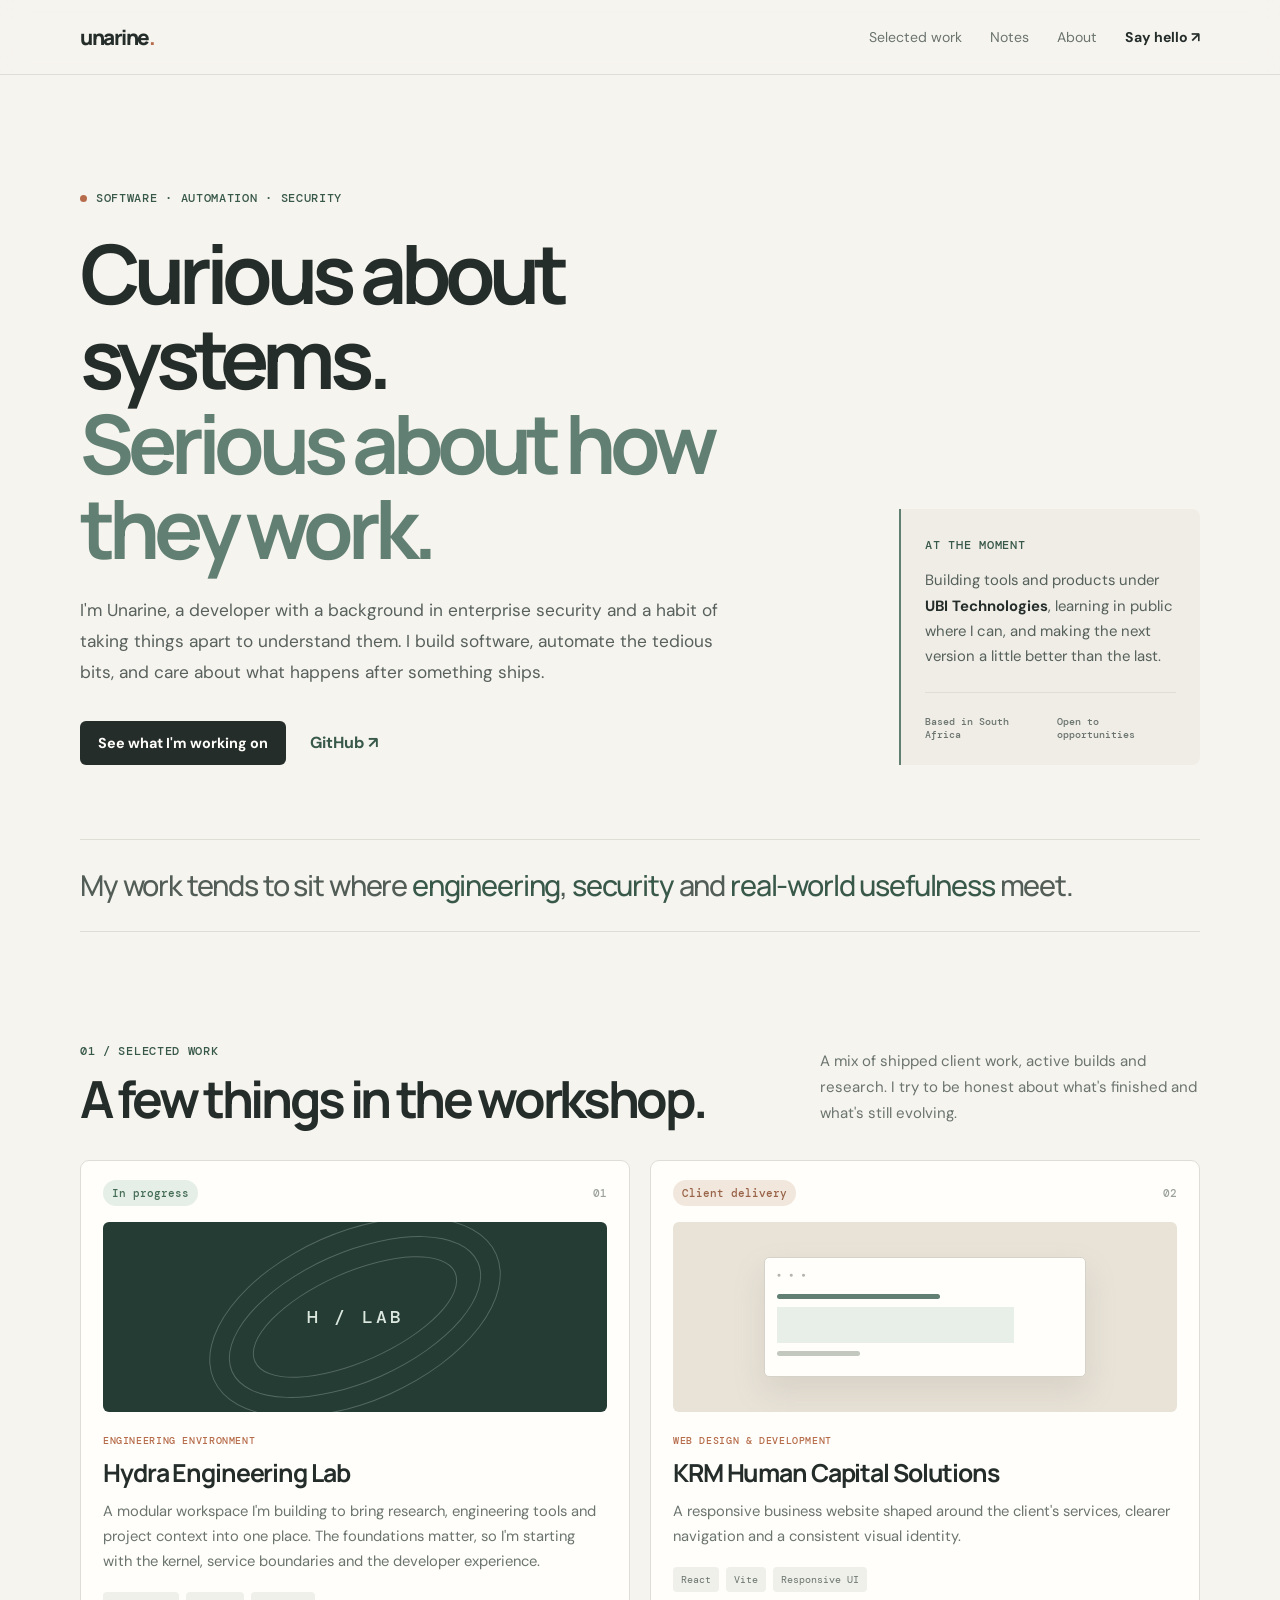
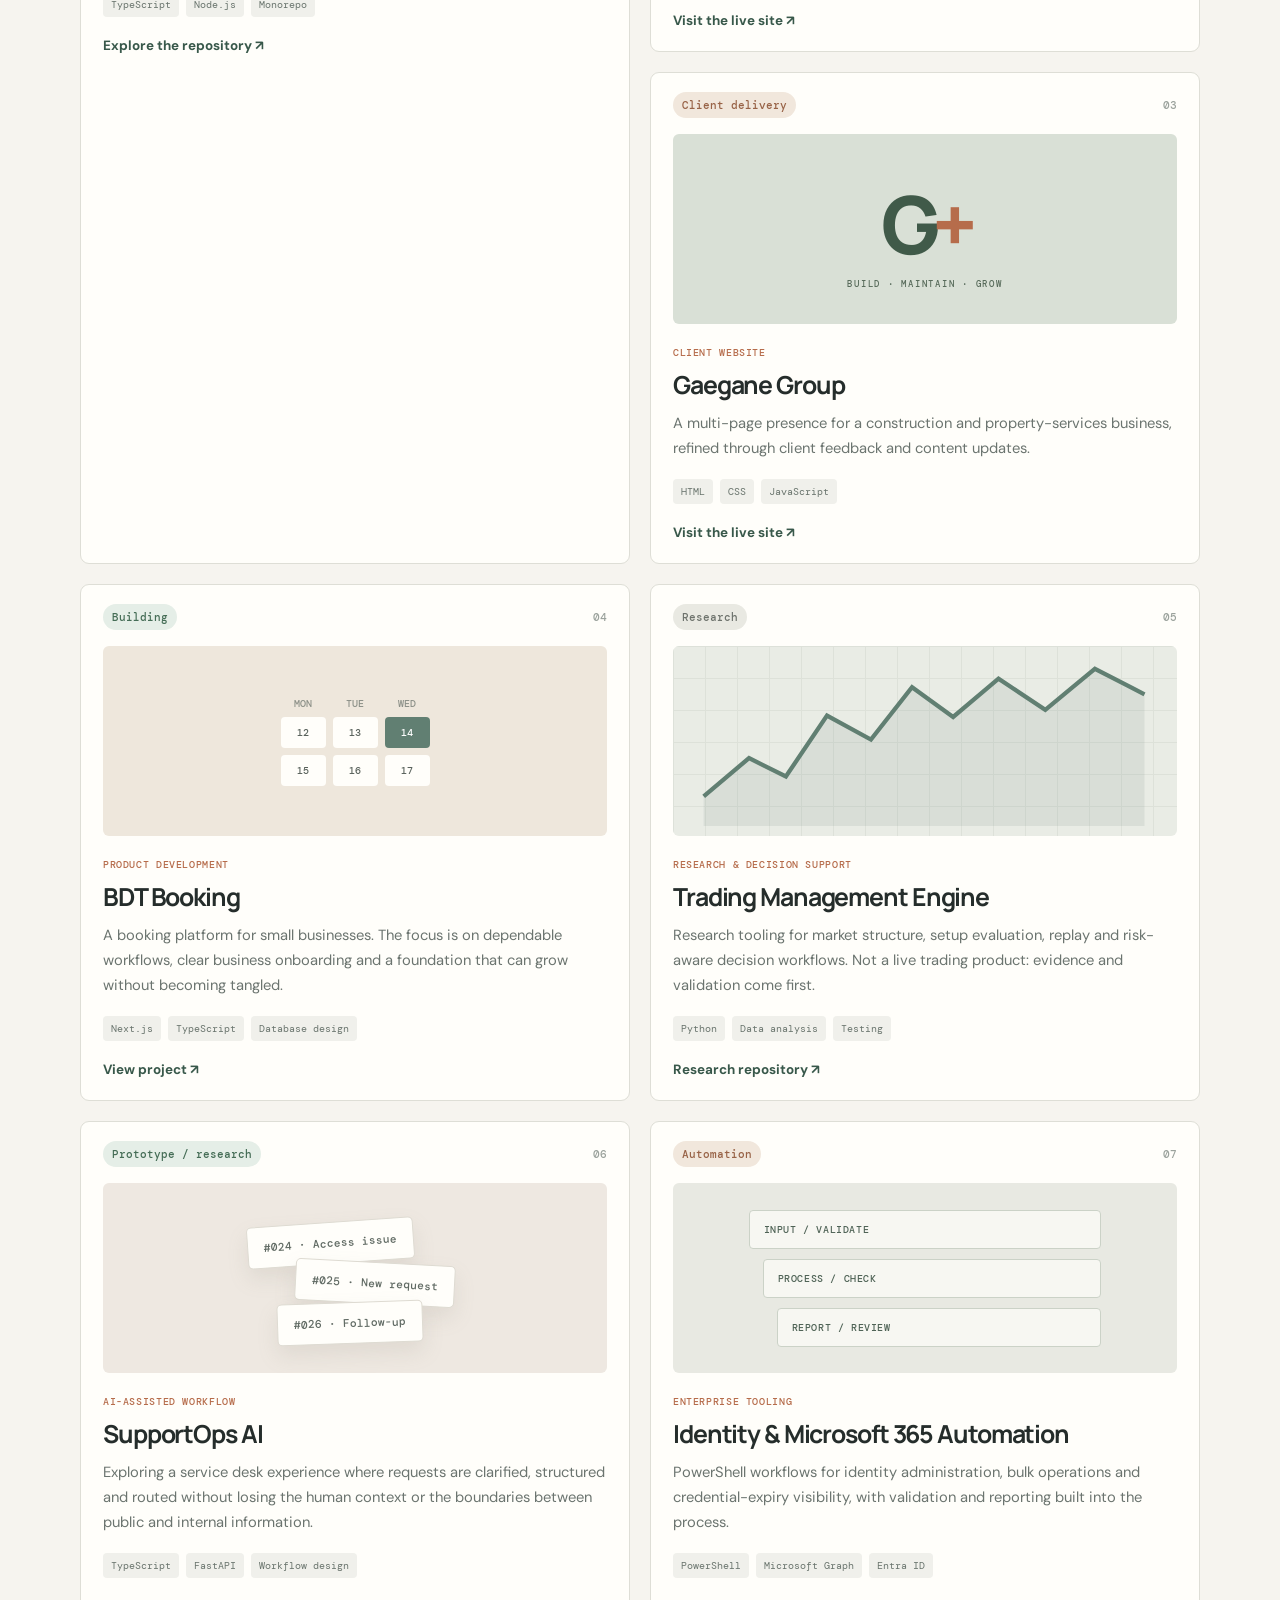
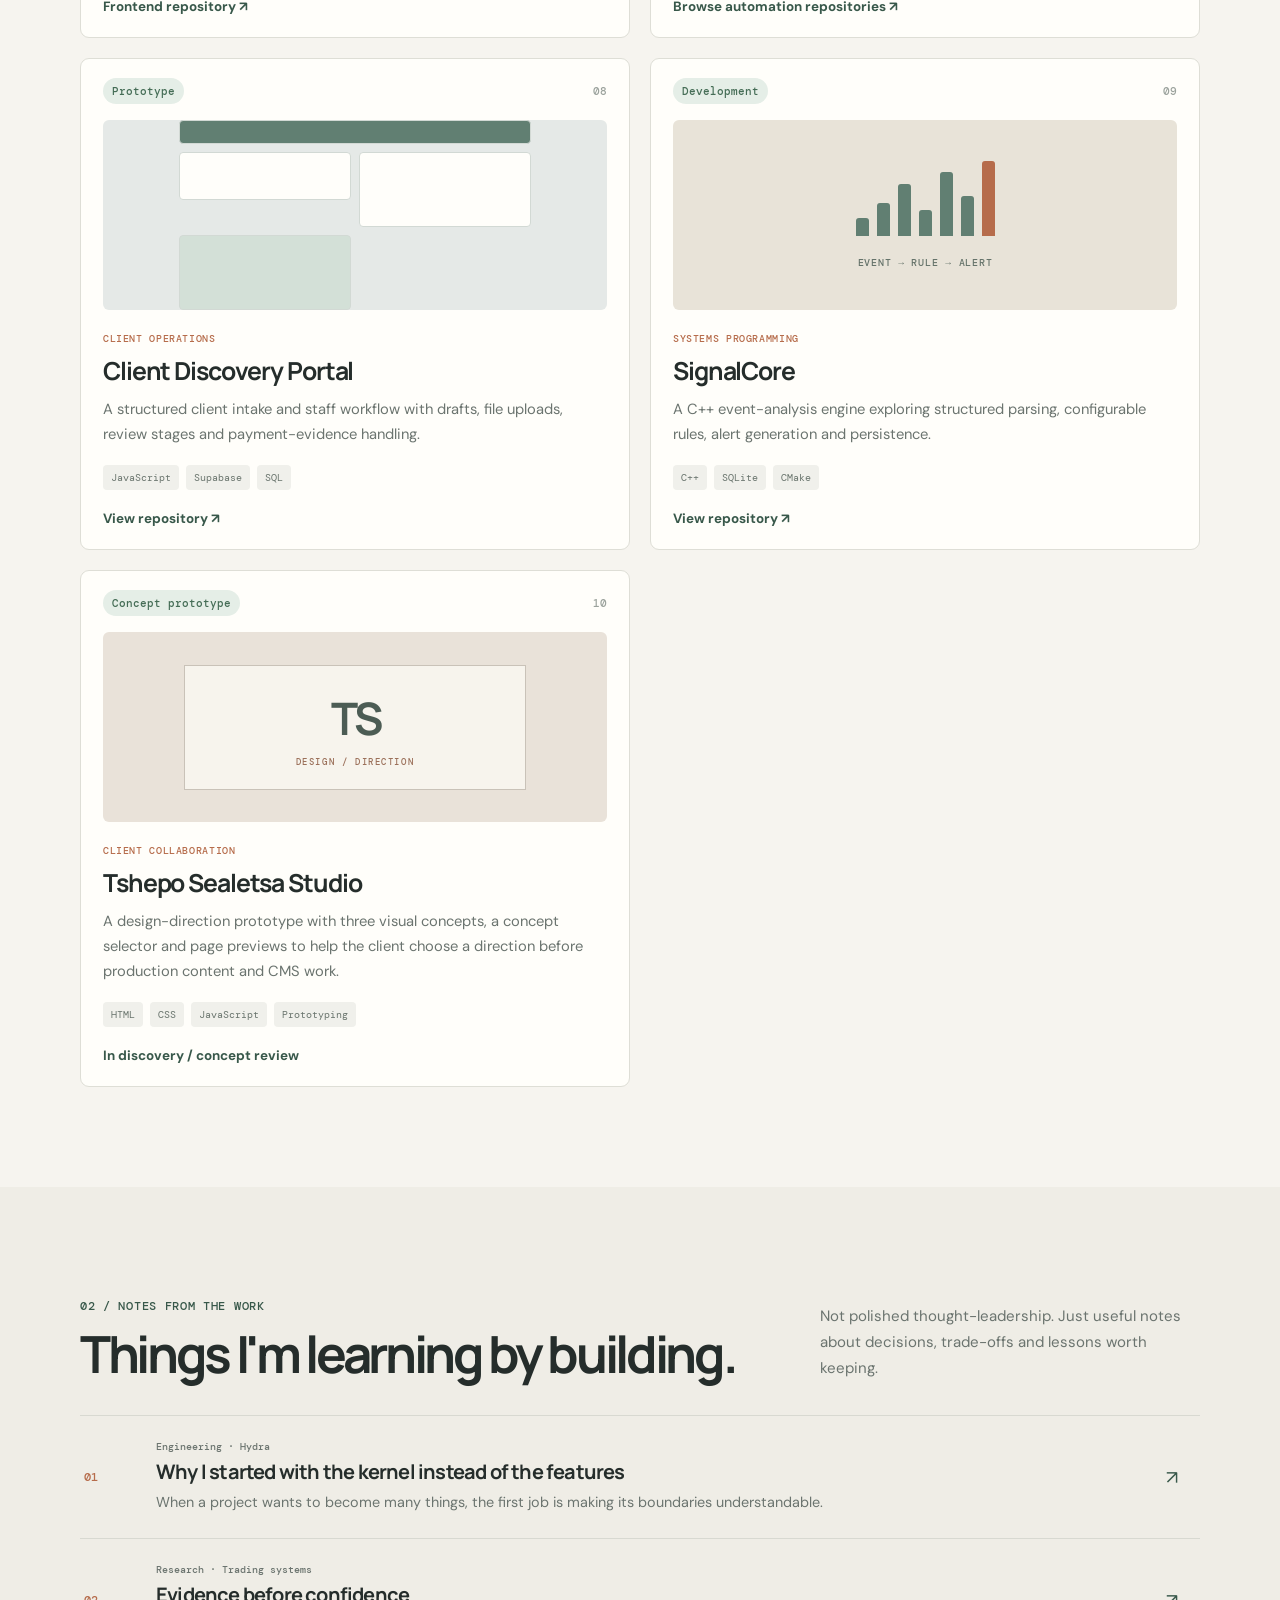
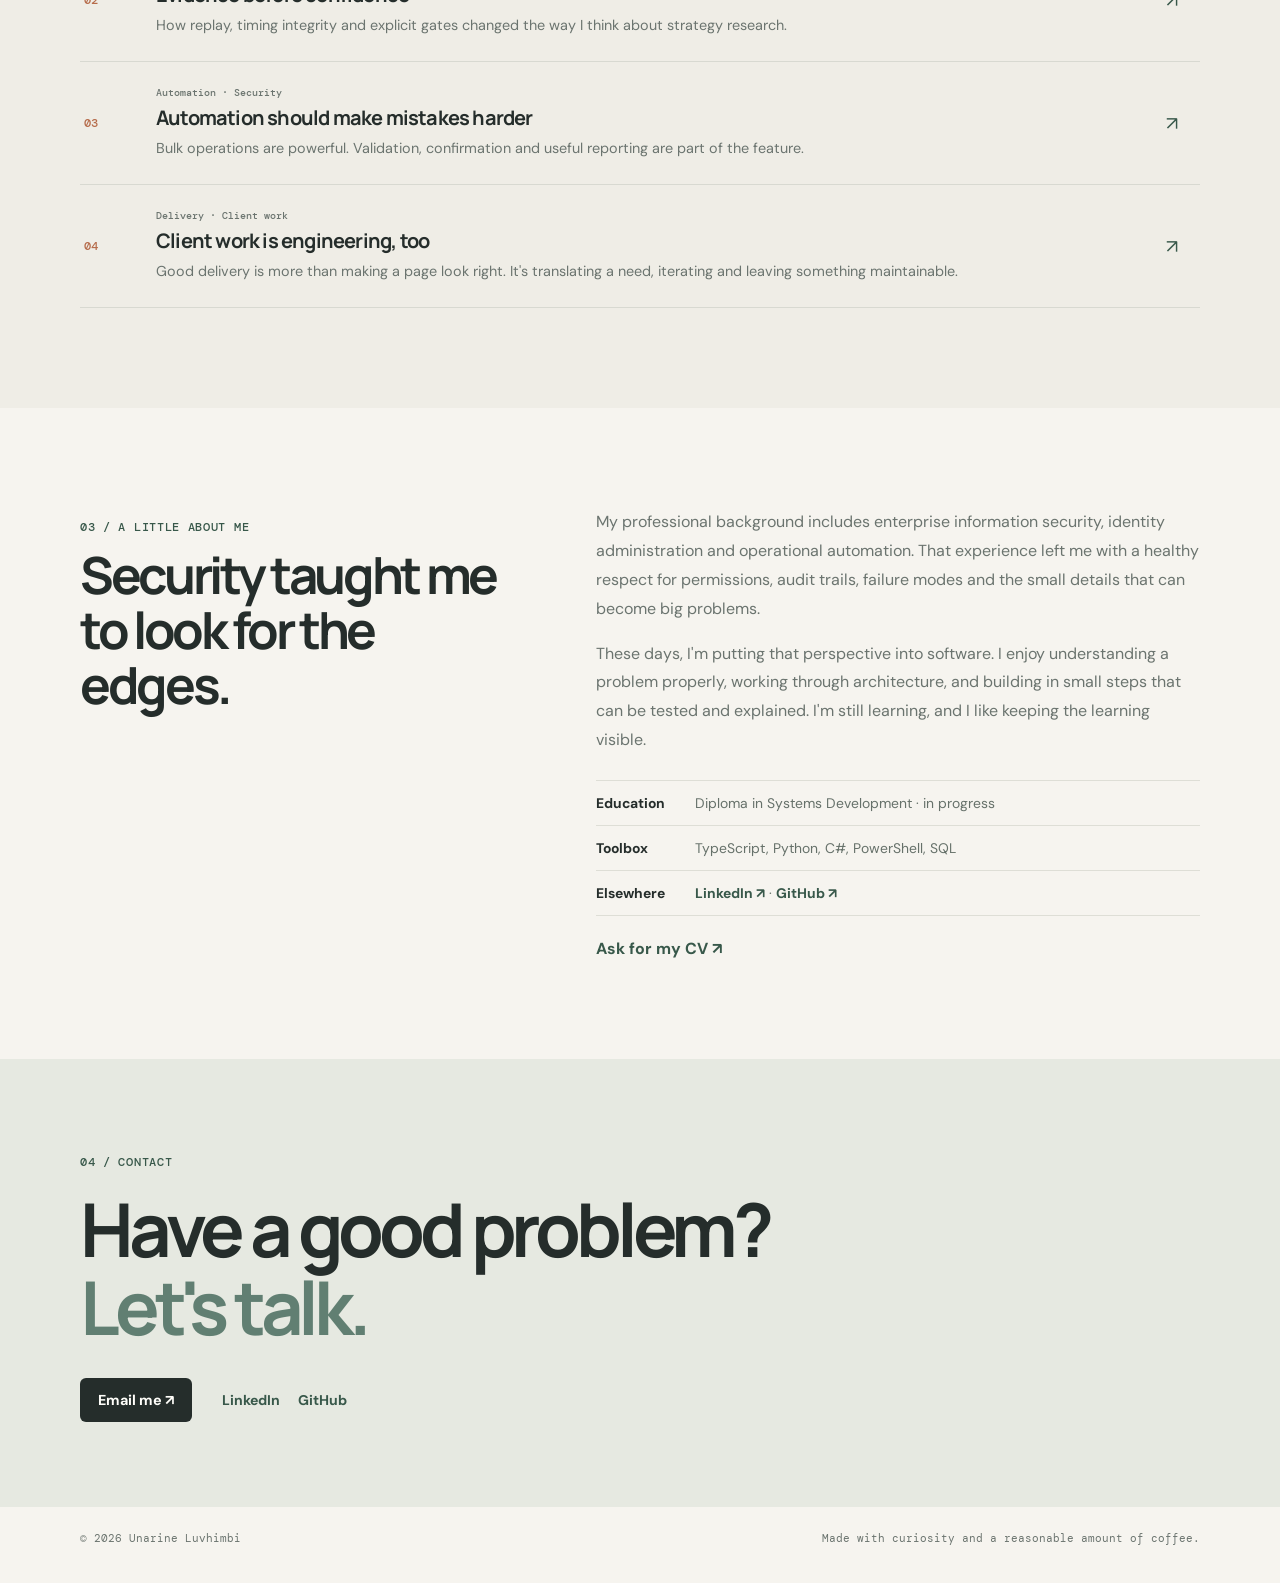
<file: index.html>
<!doctype html>
<html lang="en">
<head>
  <meta charset="UTF-8" />
  <meta name="viewport" content="width=device-width, initial-scale=1.0" />
  <meta name="description" content="Unarine Luvhimbi — software engineer working across software development, automation, security and thoughtful product design." />
  <meta name="theme-color" content="#f6f4ef" />
  <meta property="og:title" content="Unarine Luvhimbi — Software & Systems" />
  <meta property="og:description" content="Selected work, engineering notes and a little about how I build." />
  <title>Unarine Luvhimbi — Software & Systems</title>
  <link rel="preconnect" href="https://fonts.googleapis.com">
  <link rel="preconnect" href="https://fonts.gstatic.com" crossorigin>
  <link href="https://fonts.googleapis.com/css2?family=DM+Mono:wght@400;500&family=DM+Sans:wght@400;500;600;700&family=Manrope:wght@500;600;700;800&display=swap" rel="stylesheet">
  <link rel="stylesheet" href="./styles.css" />
  <script src="./script.js" defer></script>
</head>
<body>
  <header class="site-header">
    <nav class="nav wrap" aria-label="Main navigation">
      <a class="wordmark" href="#top">unarine<span>.</span></a>
      <button class="menu-button" type="button" aria-expanded="false" aria-controls="nav-links">Menu</button>
      <div class="nav-links" id="nav-links">
        <a href="#work">Selected work</a>
        <a href="#notes">Notes</a>
        <a href="#about">About</a>
        <a href="#contact" class="nav-contact">Say hello ↗</a>
      </div>
    </nav>
  </header>

  <main>
    <section class="hero wrap" id="top">
      <div class="hero-main">
        <p class="eyebrow"><span class="dot"></span> Software · Automation · Security</p>
        <h1>Curious about systems.<br><em>Serious about how they work.</em></h1>
        <p class="intro">I'm Unarine, a developer with a background in enterprise security and a habit of taking things apart to understand them. I build software, automate the tedious bits, and care about what happens after something ships.</p>
        <div class="hero-links">
          <a class="button button-dark" href="#work">See what I'm working on</a>
          <a class="quiet-link" href="https://github.com/UnarineL" target="_blank" rel="noopener noreferrer">GitHub ↗</a>
        </div>
      </div>
      <aside class="hero-note">
        <span class="note-label">At the moment</span>
        <p>Building tools and products under <strong>UBI Technologies</strong>, learning in public where I can, and making the next version a little better than the last.</p>
        <div class="note-rule"></div>
        <div class="note-meta"><span>Based in South Africa</span><span>Open to opportunities</span></div>
      </aside>
    </section>

    <section class="intro-strip wrap">
      <p>My work tends to sit where <span>engineering</span>, <span>security</span> and <span>real-world usefulness</span> meet.</p>
    </section>

    <section class="section wrap" id="work">
      <div class="section-head">
        <div><p class="eyebrow">01 / Selected work</p><h2>A few things in the workshop.</h2></div>
        <p class="section-aside">A mix of shipped client work, active builds and research. I try to be honest about what's finished and what's still evolving.</p>
      </div>
      <div class="work-grid">
        <article class="work-card work-feature">
          <div class="work-top"><span class="status status-active">In progress</span><span class="index">01</span></div>
          <div class="work-illustration hydra-illustration"><span class="orbit orbit-one"></span><span class="orbit orbit-two"></span><span class="orbit orbit-three"></span><span class="illustration-label">H / LAB</span></div>
          <div class="work-content"><p class="work-type">Engineering environment</p><h3>Hydra Engineering Lab</h3><p>A modular workspace I'm building to bring research, engineering tools and project context into one place. The foundations matter, so I'm starting with the kernel, service boundaries and the developer experience.</p><div class="chips"><span>TypeScript</span><span>Node.js</span><span>Monorepo</span></div><a class="card-link" href="https://github.com/UnarineL/hydra_engineering_lab" target="_blank" rel="noopener noreferrer">Explore the repository ↗</a></div>
        </article>
        <article class="work-card">
          <div class="work-top"><span class="status status-shipped">Client delivery</span><span class="index">02</span></div>
          <div class="work-illustration web-illustration"><div class="mini-browser"><div class="browser-dots">● ● ●</div><div class="browser-line"></div><div class="browser-block"></div><div class="browser-line short"></div></div></div>
          <div class="work-content"><p class="work-type">Web design & development</p><h3>KRM Human Capital Solutions</h3><p>A responsive business website shaped around the client's services, clearer navigation and a consistent visual identity.</p><div class="chips"><span>React</span><span>Vite</span><span>Responsive UI</span></div><a class="card-link" href="https://krmhcs.co.za/" target="_blank" rel="noopener noreferrer">Visit the live site ↗</a></div>
        </article>
        <article class="work-card">
          <div class="work-top"><span class="status status-shipped">Client delivery</span><span class="index">03</span></div>
          <div class="work-illustration gaegane-illustration"><span class="big-letters">G<span>+</span></span><span class="illustration-caption">BUILD · MAINTAIN · GROW</span></div>
          <div class="work-content"><p class="work-type">Client website</p><h3>Gaegane Group</h3><p>A multi-page presence for a construction and property-services business, refined through client feedback and content updates.</p><div class="chips"><span>HTML</span><span>CSS</span><span>JavaScript</span></div><a class="card-link" href="https://www.gaeganegroup.co.za/" target="_blank" rel="noopener noreferrer">Visit the live site ↗</a></div>
        </article>
        <article class="work-card">
          <div class="work-top"><span class="status status-active">Building</span><span class="index">04</span></div>
          <div class="work-illustration booking-illustration"><div class="calendar"><span>MON</span><span>TUE</span><span>WED</span><b>12</b><b>13</b><b class="selected-day">14</b><b>15</b><b>16</b><b>17</b></div></div>
          <div class="work-content"><p class="work-type">Product development</p><h3>BDT Booking</h3><p>A booking platform for small businesses. The focus is on dependable workflows, clear business onboarding and a foundation that can grow without becoming tangled.</p><div class="chips"><span>Next.js</span><span>TypeScript</span><span>Database design</span></div><a class="card-link" href="https://github.com/UnarineL/bdt-booking" target="_blank" rel="noopener noreferrer">View project ↗</a></div>
        </article>
        <article class="work-card">
          <div class="work-top"><span class="status status-research">Research</span><span class="index">05</span></div>
          <div class="work-illustration chart-illustration"><div class="chart-grid"></div><svg viewBox="0 0 320 120" role="img" aria-label="Abstract market structure line"><path d="M4 99 L36 72 L62 85 L91 42 L122 59 L151 22 L180 43 L212 16 L245 38 L280 9 L315 27" fill="none" stroke="#617f72" stroke-width="3"/><path d="M4 99 L36 72 L62 85 L91 42 L122 59 L151 22 L180 43 L212 16 L245 38 L280 9 L315 27 L315 120 L4 120Z" fill="#617f72" opacity=".12"/></svg></div>
          <div class="work-content"><p class="work-type">Research & decision support</p><h3>Trading Management Engine</h3><p>Research tooling for market structure, setup evaluation, replay and risk-aware decision workflows. Not a live trading product: evidence and validation come first.</p><div class="chips"><span>Python</span><span>Data analysis</span><span>Testing</span></div><a class="card-link" href="https://github.com/UnarineL/trading-engine" target="_blank" rel="noopener noreferrer">Research repository ↗</a></div>
        </article>
        <article class="work-card">
          <div class="work-top"><span class="status status-active">Prototype / research</span><span class="index">06</span></div>
          <div class="work-illustration support-illustration"><div class="ticket ticket-one">#024 · Access issue</div><div class="ticket ticket-two">#025 · New request</div><div class="ticket ticket-three">#026 · Follow-up</div></div>
          <div class="work-content"><p class="work-type">AI-assisted workflow</p><h3>SupportOps AI</h3><p>Exploring a service desk experience where requests are clarified, structured and routed without losing the human context or the boundaries between public and internal information.</p><div class="chips"><span>TypeScript</span><span>FastAPI</span><span>Workflow design</span></div><a class="card-link" href="https://github.com/UnarineL/IntelliDesk_AI_V1" target="_blank" rel="noopener noreferrer">Frontend repository ↗</a></div>
        </article>
        <article class="work-card">
          <div class="work-top"><span class="status status-shipped">Automation</span><span class="index">07</span></div>
          <div class="work-illustration automation-illustration"><div class="automation-lines"><span>INPUT / VALIDATE</span><span>PROCESS / CHECK</span><span>REPORT / REVIEW</span></div></div>
          <div class="work-content"><p class="work-type">Enterprise tooling</p><h3>Identity & Microsoft 365 Automation</h3><p>PowerShell workflows for identity administration, bulk operations and credential-expiry visibility, with validation and reporting built into the process.</p><div class="chips"><span>PowerShell</span><span>Microsoft Graph</span><span>Entra ID</span></div><a class="card-link" href="https://github.com/UnarineL" target="_blank" rel="noopener noreferrer">Browse automation repositories ↗</a></div>
        </article>
        <article class="work-card">
          <div class="work-top"><span class="status status-active">Prototype</span><span class="index">08</span></div>
          <div class="work-illustration portal-illustration"><div class="portal-panels"><span></span><span></span><span></span><span></span></div></div>
          <div class="work-content"><p class="work-type">Client operations</p><h3>Client Discovery Portal</h3><p>A structured client intake and staff workflow with drafts, file uploads, review stages and payment-evidence handling.</p><div class="chips"><span>JavaScript</span><span>Supabase</span><span>SQL</span></div><a class="card-link" href="https://github.com/UnarineL/BDT_Client-Portal" target="_blank" rel="noopener noreferrer">View repository ↗</a></div>
        </article>
        <article class="work-card">
          <div class="work-top"><span class="status status-active">Development</span><span class="index">09</span></div>
          <div class="work-illustration signal-illustration"><div class="signal-bars"><i></i><i></i><i></i><i></i><i></i><i></i><i></i></div><span>EVENT → RULE → ALERT</span></div>
          <div class="work-content"><p class="work-type">Systems programming</p><h3>SignalCore</h3><p>A C++ event-analysis engine exploring structured parsing, configurable rules, alert generation and persistence.</p><div class="chips"><span>C++</span><span>SQLite</span><span>CMake</span></div><a class="card-link" href="https://github.com/UnarineL/SignalCore" target="_blank" rel="noopener noreferrer">View repository ↗</a></div>
        </article>
        <article class="work-card">
          <div class="work-top"><span class="status status-active">Concept prototype</span><span class="index">10</span></div>
          <div class="work-illustration studio-illustration"><div class="studio-frame"><span>TS</span><small>DESIGN / DIRECTION</small></div></div>
          <div class="work-content"><p class="work-type">Client collaboration</p><h3>Tshepo Sealetsa Studio</h3><p>A design-direction prototype with three visual concepts, a concept selector and page previews to help the client choose a direction before production content and CMS work.</p><div class="chips"><span>HTML</span><span>CSS</span><span>JavaScript</span><span>Prototyping</span></div><span class="card-link">In discovery / concept review</span></div>
        </article>
      </div>
    </section>

    <section class="section notes-section" id="notes">
      <div class="wrap">
        <div class="section-head">
          <div><p class="eyebrow">02 / Notes from the work</p><h2>Things I'm learning by building.</h2></div>
          <p class="section-aside">Not polished thought-leadership. Just useful notes about decisions, trade-offs and lessons worth keeping.</p>
        </div>
        <div class="notes-list">
          <a class="note-card" href="./articles/architecture-before-features.html"><span class="note-number">01</span><div><p class="note-meta">Engineering · Hydra</p><h3>Why I started with the kernel instead of the features</h3><p>When a project wants to become many things, the first job is making its boundaries understandable.</p></div><span class="arrow">↗</span></a>
          <a class="note-card" href="./articles/evidence-over-confidence.html"><span class="note-number">02</span><div><p class="note-meta">Research · Trading systems</p><h3>Evidence before confidence</h3><p>How replay, timing integrity and explicit gates changed the way I think about strategy research.</p></div><span class="arrow">↗</span></a>
          <a class="note-card" href="./articles/security-in-automation.html"><span class="note-number">03</span><div><p class="note-meta">Automation · Security</p><h3>Automation should make mistakes harder</h3><p>Bulk operations are powerful. Validation, confirmation and useful reporting are part of the feature.</p></div><span class="arrow">↗</span></a>
          <a class="note-card" href="./articles/client-work-is-engineering.html"><span class="note-number">04</span><div><p class="note-meta">Delivery · Client work</p><h3>Client work is engineering, too</h3><p>Good delivery is more than making a page look right. It's translating a need, iterating and leaving something maintainable.</p></div><span class="arrow">↗</span></a>
        </div>
      </div>
    </section>

    <section class="section wrap about-section" id="about">
      <div><p class="eyebrow">03 / A little about me</p><h2>Security taught me to look for the edges.</h2></div>
      <div class="about-copy"><p>My professional background includes enterprise information security, identity administration and operational automation. That experience left me with a healthy respect for permissions, audit trails, failure modes and the small details that can become big problems.</p><p>These days, I'm putting that perspective into software. I enjoy understanding a problem properly, working through architecture, and building in small steps that can be tested and explained. I'm still learning, and I like keeping the learning visible.</p><div class="about-facts"><span><b>Education</b> Diploma in Systems Development · in progress</span><span><b>Toolbox</b> TypeScript, Python, C#, PowerShell, SQL</span><span><b>Elsewhere</b> <a href="https://www.linkedin.com/in/unarine-luvhimbi1410" target="_blank" rel="noopener noreferrer">LinkedIn ↗</a> · <a href="https://github.com/UnarineL" target="_blank" rel="noopener noreferrer">GitHub ↗</a></span></div><a class="text-link" href="mailto:unarineluvhimbi8@gmail.com?subject=CV%20request">Ask for my CV ↗</a></div>
    </section>

    <section class="contact-section" id="contact"><div class="wrap contact-inner"><p class="eyebrow">04 / Contact</p><h2>Have a good problem?<br><em>Let's talk.</em></h2><div class="contact-row"><a class="button button-dark" href="mailto:unarineluvhimbi8@gmail.com">Email me ↗</a><div class="contact-elsewhere"><a href="https://www.linkedin.com/in/unarine-luvhimbi1410" target="_blank" rel="noopener noreferrer">LinkedIn</a><a href="https://github.com/UnarineL" target="_blank" rel="noopener noreferrer">GitHub</a></div></div></div></section>
  </main>
  <footer class="footer wrap"><span>© <span id="year"></span> Unarine Luvhimbi</span><span>Made with curiosity and a reasonable amount of coffee.</span></footer>
</body>
</html>
</file>
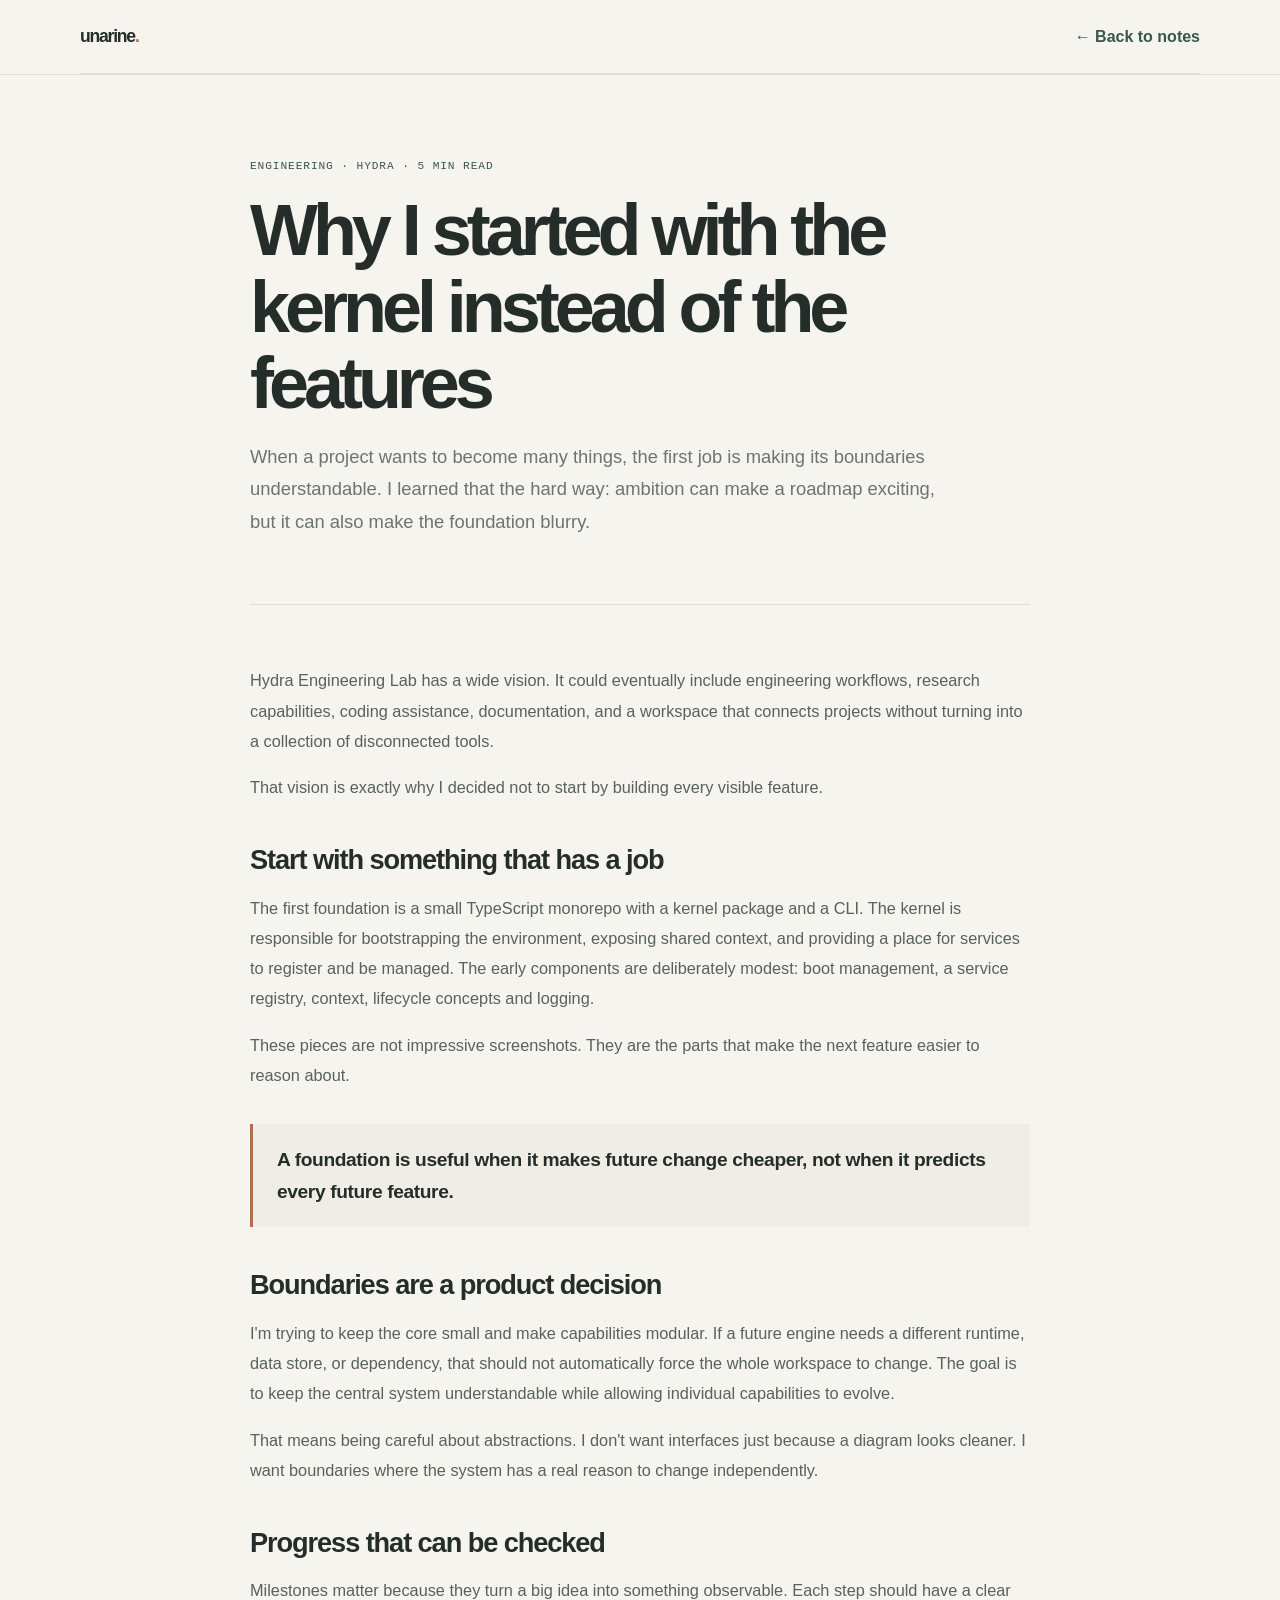
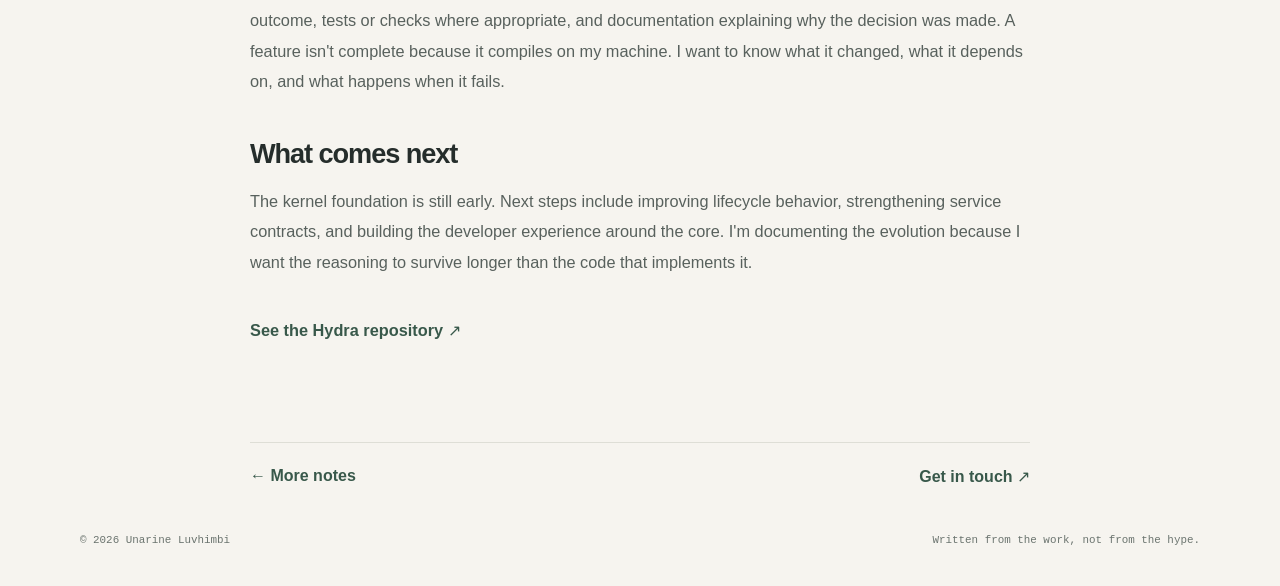
<file: articles/architecture-before-features.html>
<!doctype html><html lang="en"><head><meta charset="utf-8"><meta name="viewport" content="width=device-width,initial-scale=1"><meta name="description" content="Notes on starting Hydra Engineering Lab with a kernel foundation and clear boundaries before adding features."><title>Why I started with the kernel — Unarine Luvhimbi</title><link rel="stylesheet" href="../styles.css"><style>.article-wrap{width:min(780px,calc(100% - 36px));margin:0 auto}.article-hero{padding:74px 0 48px;border-bottom:1px solid var(--line)}.article-hero h1{font:700 clamp(2.5rem,6vw,4.5rem)/1.06 var(--display);letter-spacing:-.07em;margin:20px 0}.article-dek{font-size:1.15rem;line-height:1.75;color:var(--muted);max-width:700px}.article-meta{font:500 .7rem var(--mono);color:var(--sage-dark);text-transform:uppercase;letter-spacing:.08em}.article-body{padding:44px 0 80px}.article-body h2{font:700 1.7rem var(--display);letter-spacing:-.04em;margin:42px 0 14px}.article-body p,.article-body li{font-size:1.02rem;line-height:1.85;color:#58615d}.article-body ul{padding-left:22px}.article-body .pullquote{margin:34px 0;padding:20px 24px;border-left:3px solid var(--rust);background:var(--paper-2);font:600 1.2rem/1.65 var(--display);letter-spacing:-.02em;color:var(--ink)}.article-footer{border-top:1px solid var(--line);padding:24px 0;display:flex;justify-content:space-between;gap:20px}.article-footer a{font-weight:700;color:var(--sage-dark);text-decoration:none}.article-nav{padding:25px 0;border-bottom:1px solid var(--line)}.article-nav .wordmark{font-size:1.1rem}@media(max-width:620px){.article-hero{padding-top:52px}.article-body{padding-top:28px}.article-body p,.article-body li{font-size:.95rem}.article-footer{flex-direction:column}}</style></head><body><header class="site-header"><nav class="nav wrap article-nav"><a class="wordmark" href="../index.html">unarine<span>.</span></a><a class="quiet-link" href="../index.html#notes">← Back to notes</a></nav></header><main class="article-wrap"><header class="article-hero"><p class="article-meta">Engineering · Hydra · 5 min read</p><h1>Why I started with the kernel instead of the features</h1><p class="article-dek">When a project wants to become many things, the first job is making its boundaries understandable. I learned that the hard way: ambition can make a roadmap exciting, but it can also make the foundation blurry.</p></header><article class="article-body"><p>Hydra Engineering Lab has a wide vision. It could eventually include engineering workflows, research capabilities, coding assistance, documentation, and a workspace that connects projects without turning into a collection of disconnected tools.</p><p>That vision is exactly why I decided not to start by building every visible feature.</p><h2>Start with something that has a job</h2><p>The first foundation is a small TypeScript monorepo with a kernel package and a CLI. The kernel is responsible for bootstrapping the environment, exposing shared context, and providing a place for services to register and be managed. The early components are deliberately modest: boot management, a service registry, context, lifecycle concepts and logging.</p><p>These pieces are not impressive screenshots. They are the parts that make the next feature easier to reason about.</p><div class="pullquote">A foundation is useful when it makes future change cheaper, not when it predicts every future feature.</div><h2>Boundaries are a product decision</h2><p>I'm trying to keep the core small and make capabilities modular. If a future engine needs a different runtime, data store, or dependency, that should not automatically force the whole workspace to change. The goal is to keep the central system understandable while allowing individual capabilities to evolve.</p><p>That means being careful about abstractions. I don't want interfaces just because a diagram looks cleaner. I want boundaries where the system has a real reason to change independently.</p><h2>Progress that can be checked</h2><p>Milestones matter because they turn a big idea into something observable. Each step should have a clear outcome, tests or checks where appropriate, and documentation explaining why the decision was made. A feature isn't complete because it compiles on my machine. I want to know what it changed, what it depends on, and what happens when it fails.</p><h2>What comes next</h2><p>The kernel foundation is still early. Next steps include improving lifecycle behavior, strengthening service contracts, and building the developer experience around the core. I'm documenting the evolution because I want the reasoning to survive longer than the code that implements it.</p><p><a class="text-link" href="https://github.com/UnarineL/hydra_engineering_lab" target="_blank" rel="noopener noreferrer">See the Hydra repository ↗</a></p></article><footer class="article-footer"><a href="../index.html#notes">← More notes</a><a href="../index.html#contact">Get in touch ↗</a></footer></main><footer class="footer wrap"><span>© <span id="year"></span> Unarine Luvhimbi</span><span>Written from the work, not from the hype.</span></footer><script src="../script.js" defer></script></body></html>
</file>
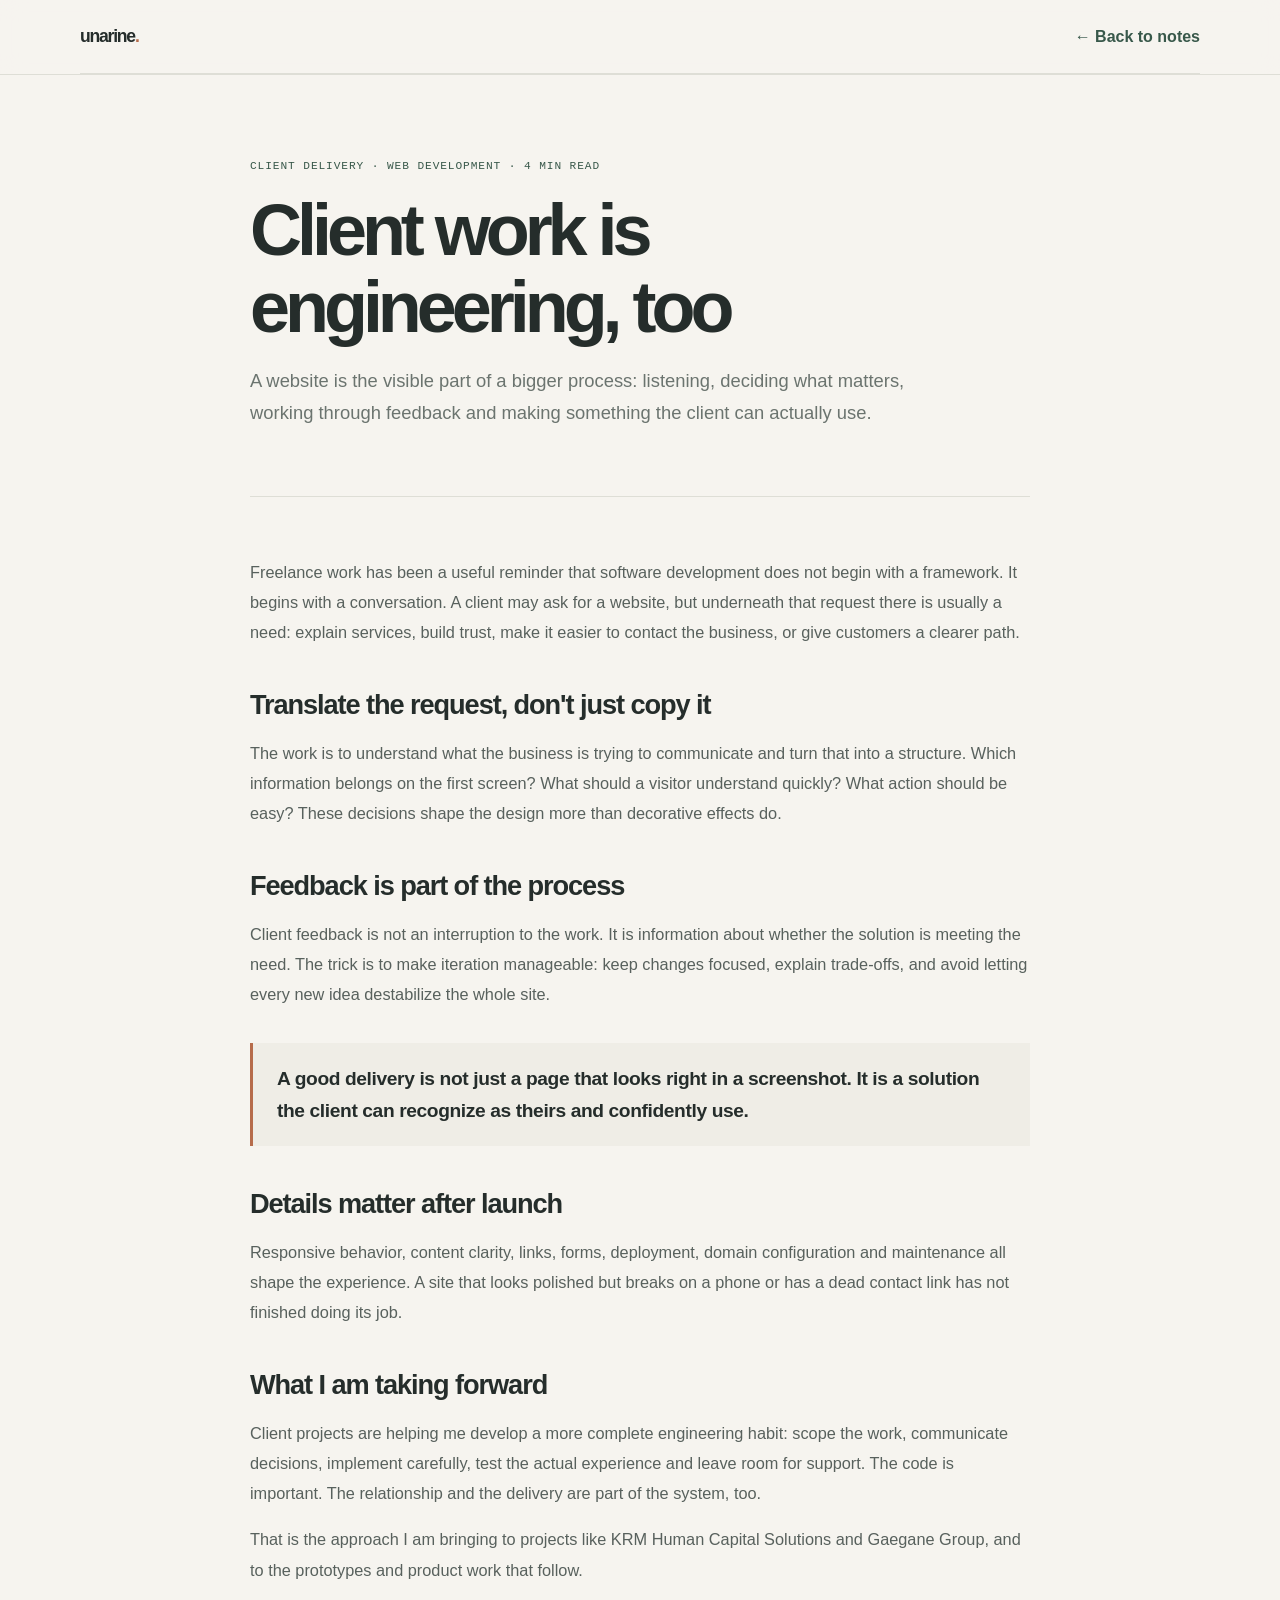
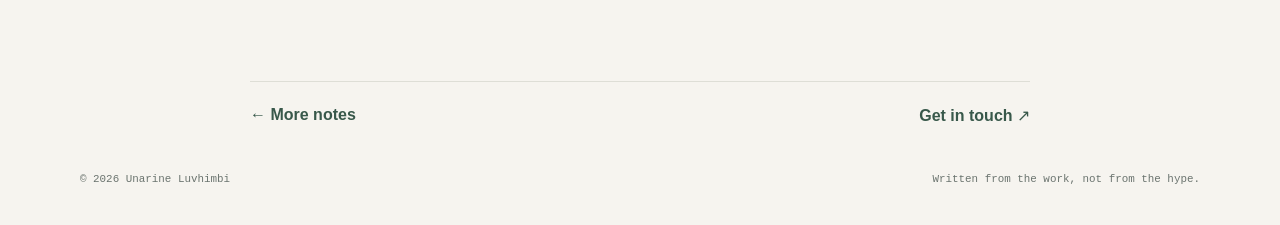
<file: articles/client-work-is-engineering.html>
<!doctype html><html lang="en"><head><meta charset="utf-8"><meta name="viewport" content="width=device-width,initial-scale=1"><meta name="description" content="Lessons from freelance web delivery: translating business needs, feedback, responsive design and maintainability."><title>Client work is engineering, too — Unarine Luvhimbi</title><link rel="stylesheet" href="../styles.css"><style>.article-wrap{width:min(780px,calc(100% - 36px));margin:0 auto}.article-hero{padding:74px 0 48px;border-bottom:1px solid var(--line)}.article-hero h1{font:700 clamp(2.5rem,6vw,4.5rem)/1.06 var(--display);letter-spacing:-.07em;margin:20px 0}.article-dek{font-size:1.15rem;line-height:1.75;color:var(--muted);max-width:700px}.article-meta{font:500 .7rem var(--mono);color:var(--sage-dark);text-transform:uppercase;letter-spacing:.08em}.article-body{padding:44px 0 80px}.article-body h2{font:700 1.7rem var(--display);letter-spacing:-.04em;margin:42px 0 14px}.article-body p,.article-body li{font-size:1.02rem;line-height:1.85;color:#58615d}.article-body ul{padding-left:22px}.article-body .pullquote{margin:34px 0;padding:20px 24px;border-left:3px solid var(--rust);background:var(--paper-2);font:600 1.2rem/1.65 var(--display);letter-spacing:-.02em;color:var(--ink)}.article-footer{border-top:1px solid var(--line);padding:24px 0;display:flex;justify-content:space-between;gap:20px}.article-footer a{font-weight:700;color:var(--sage-dark);text-decoration:none}.article-nav{padding:25px 0;border-bottom:1px solid var(--line)}.article-nav .wordmark{font-size:1.1rem}@media(max-width:620px){.article-hero{padding-top:52px}.article-body{padding-top:28px}.article-body p,.article-body li{font-size:.95rem}.article-footer{flex-direction:column}}</style></head><body><header class="site-header"><nav class="nav wrap article-nav"><a class="wordmark" href="../index.html">unarine<span>.</span></a><a class="quiet-link" href="../index.html#notes">← Back to notes</a></nav></header><main class="article-wrap"><header class="article-hero"><p class="article-meta">Client delivery · Web development · 4 min read</p><h1>Client work is engineering, too</h1><p class="article-dek">A website is the visible part of a bigger process: listening, deciding what matters, working through feedback and making something the client can actually use.</p></header><article class="article-body"><p>Freelance work has been a useful reminder that software development does not begin with a framework. It begins with a conversation. A client may ask for a website, but underneath that request there is usually a need: explain services, build trust, make it easier to contact the business, or give customers a clearer path.</p><h2>Translate the request, don't just copy it</h2><p>The work is to understand what the business is trying to communicate and turn that into a structure. Which information belongs on the first screen? What should a visitor understand quickly? What action should be easy? These decisions shape the design more than decorative effects do.</p><h2>Feedback is part of the process</h2><p>Client feedback is not an interruption to the work. It is information about whether the solution is meeting the need. The trick is to make iteration manageable: keep changes focused, explain trade-offs, and avoid letting every new idea destabilize the whole site.</p><div class="pullquote">A good delivery is not just a page that looks right in a screenshot. It is a solution the client can recognize as theirs and confidently use.</div><h2>Details matter after launch</h2><p>Responsive behavior, content clarity, links, forms, deployment, domain configuration and maintenance all shape the experience. A site that looks polished but breaks on a phone or has a dead contact link has not finished doing its job.</p><h2>What I am taking forward</h2><p>Client projects are helping me develop a more complete engineering habit: scope the work, communicate decisions, implement carefully, test the actual experience and leave room for support. The code is important. The relationship and the delivery are part of the system, too.</p><p>That is the approach I am bringing to projects like KRM Human Capital Solutions and Gaegane Group, and to the prototypes and product work that follow.</p></article><footer class="article-footer"><a href="../index.html#notes">← More notes</a><a href="../index.html#contact">Get in touch ↗</a></footer></main><footer class="footer wrap"><span>© <span id="year"></span> Unarine Luvhimbi</span><span>Written from the work, not from the hype.</span></footer><script src="../script.js" defer></script></body></html>
</file>
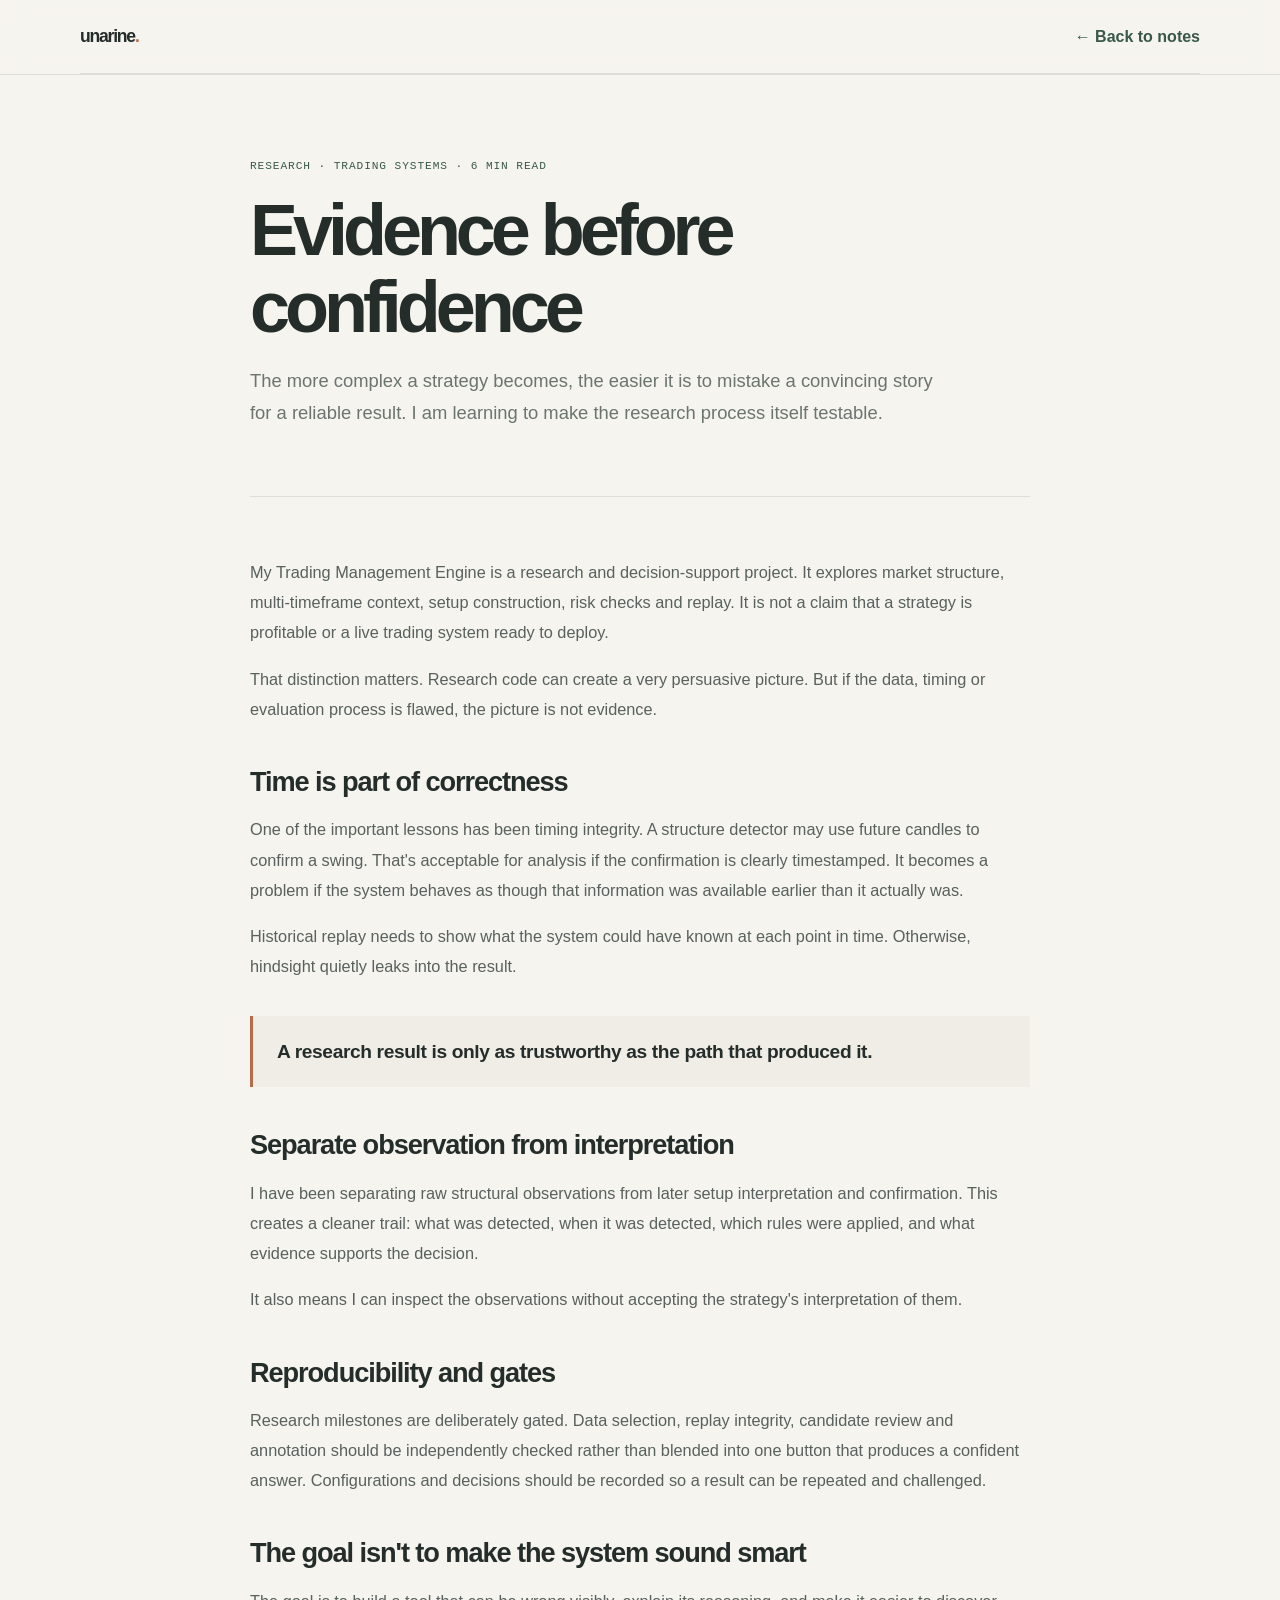
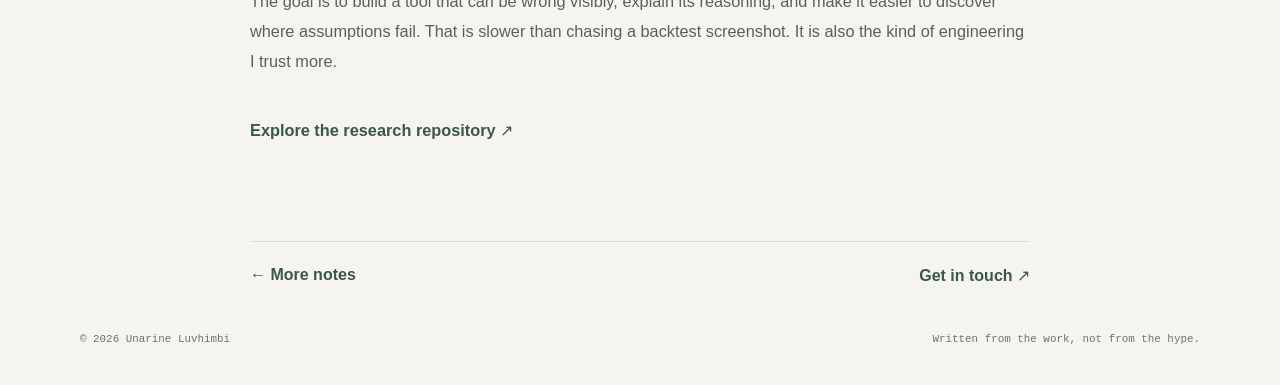
<file: articles/evidence-over-confidence.html>
<!doctype html><html lang="en"><head><meta charset="utf-8"><meta name="viewport" content="width=device-width,initial-scale=1"><meta name="description" content="A research note on replay, timing integrity, reproducibility and governance in trading-system research."><title>Evidence before confidence — Unarine Luvhimbi</title><link rel="stylesheet" href="../styles.css"><style>.article-wrap{width:min(780px,calc(100% - 36px));margin:0 auto}.article-hero{padding:74px 0 48px;border-bottom:1px solid var(--line)}.article-hero h1{font:700 clamp(2.5rem,6vw,4.5rem)/1.06 var(--display);letter-spacing:-.07em;margin:20px 0}.article-dek{font-size:1.15rem;line-height:1.75;color:var(--muted);max-width:700px}.article-meta{font:500 .7rem var(--mono);color:var(--sage-dark);text-transform:uppercase;letter-spacing:.08em}.article-body{padding:44px 0 80px}.article-body h2{font:700 1.7rem var(--display);letter-spacing:-.04em;margin:42px 0 14px}.article-body p,.article-body li{font-size:1.02rem;line-height:1.85;color:#58615d}.article-body ul{padding-left:22px}.article-body .pullquote{margin:34px 0;padding:20px 24px;border-left:3px solid var(--rust);background:var(--paper-2);font:600 1.2rem/1.65 var(--display);letter-spacing:-.02em;color:var(--ink)}.article-footer{border-top:1px solid var(--line);padding:24px 0;display:flex;justify-content:space-between;gap:20px}.article-footer a{font-weight:700;color:var(--sage-dark);text-decoration:none}.article-nav{padding:25px 0;border-bottom:1px solid var(--line)}.article-nav .wordmark{font-size:1.1rem}@media(max-width:620px){.article-hero{padding-top:52px}.article-body{padding-top:28px}.article-body p,.article-body li{font-size:.95rem}.article-footer{flex-direction:column}}</style></head><body><header class="site-header"><nav class="nav wrap article-nav"><a class="wordmark" href="../index.html">unarine<span>.</span></a><a class="quiet-link" href="../index.html#notes">← Back to notes</a></nav></header><main class="article-wrap"><header class="article-hero"><p class="article-meta">Research · Trading systems · 6 min read</p><h1>Evidence before confidence</h1><p class="article-dek">The more complex a strategy becomes, the easier it is to mistake a convincing story for a reliable result. I am learning to make the research process itself testable.</p></header><article class="article-body"><p>My Trading Management Engine is a research and decision-support project. It explores market structure, multi-timeframe context, setup construction, risk checks and replay. It is not a claim that a strategy is profitable or a live trading system ready to deploy.</p><p>That distinction matters. Research code can create a very persuasive picture. But if the data, timing or evaluation process is flawed, the picture is not evidence.</p><h2>Time is part of correctness</h2><p>One of the important lessons has been timing integrity. A structure detector may use future candles to confirm a swing. That's acceptable for analysis if the confirmation is clearly timestamped. It becomes a problem if the system behaves as though that information was available earlier than it actually was.</p><p>Historical replay needs to show what the system could have known at each point in time. Otherwise, hindsight quietly leaks into the result.</p><div class="pullquote">A research result is only as trustworthy as the path that produced it.</div><h2>Separate observation from interpretation</h2><p>I have been separating raw structural observations from later setup interpretation and confirmation. This creates a cleaner trail: what was detected, when it was detected, which rules were applied, and what evidence supports the decision.</p><p>It also means I can inspect the observations without accepting the strategy's interpretation of them.</p><h2>Reproducibility and gates</h2><p>Research milestones are deliberately gated. Data selection, replay integrity, candidate review and annotation should be independently checked rather than blended into one button that produces a confident answer. Configurations and decisions should be recorded so a result can be repeated and challenged.</p><h2>The goal isn't to make the system sound smart</h2><p>The goal is to build a tool that can be wrong visibly, explain its reasoning, and make it easier to discover where assumptions fail. That is slower than chasing a backtest screenshot. It is also the kind of engineering I trust more.</p><p><a class="text-link" href="https://github.com/UnarineL/trading-engine" target="_blank" rel="noopener noreferrer">Explore the research repository ↗</a></p></article><footer class="article-footer"><a href="../index.html#notes">← More notes</a><a href="../index.html#contact">Get in touch ↗</a></footer></main><footer class="footer wrap"><span>© <span id="year"></span> Unarine Luvhimbi</span><span>Written from the work, not from the hype.</span></footer><script src="../script.js" defer></script></body></html>
</file>
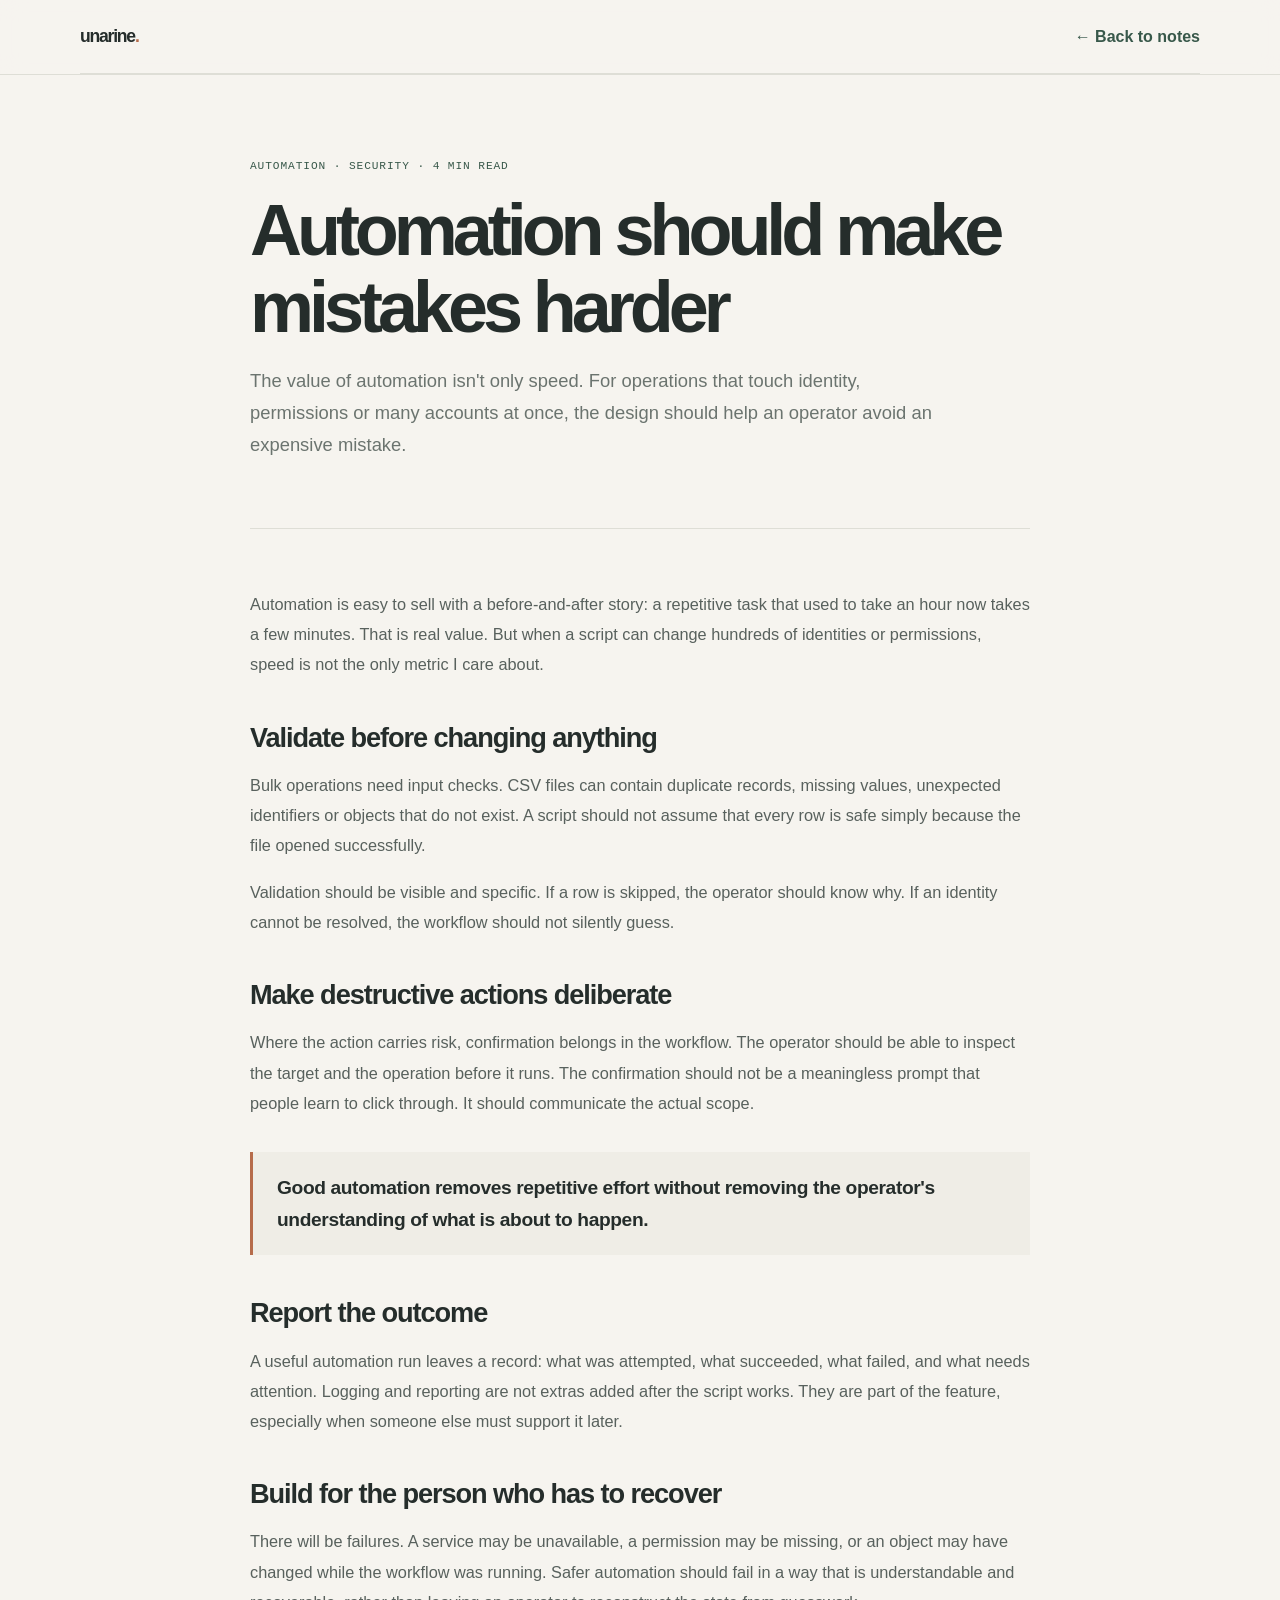
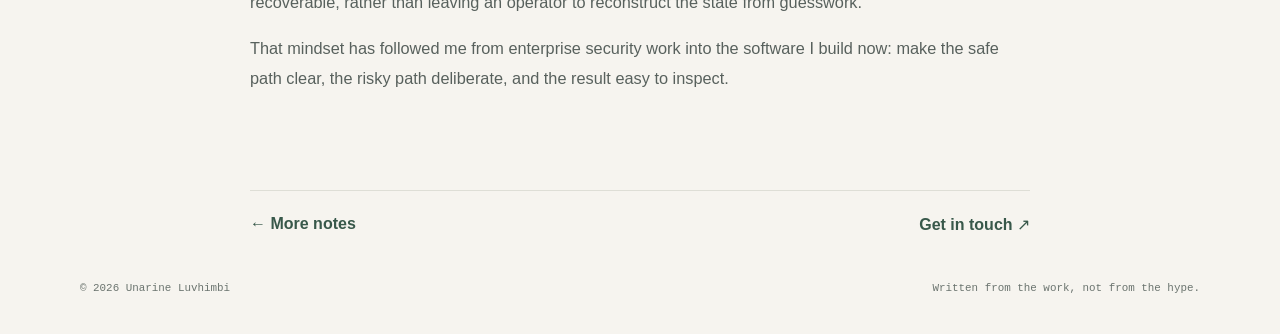
<file: articles/security-in-automation.html>
<!doctype html><html lang="en"><head><meta charset="utf-8"><meta name="viewport" content="width=device-width,initial-scale=1"><meta name="description" content="Practical lessons from building enterprise automation: validation, confirmation, logging and safer bulk operations."><title>Automation should make mistakes harder — Unarine Luvhimbi</title><link rel="stylesheet" href="../styles.css"><style>.article-wrap{width:min(780px,calc(100% - 36px));margin:0 auto}.article-hero{padding:74px 0 48px;border-bottom:1px solid var(--line)}.article-hero h1{font:700 clamp(2.5rem,6vw,4.5rem)/1.06 var(--display);letter-spacing:-.07em;margin:20px 0}.article-dek{font-size:1.15rem;line-height:1.75;color:var(--muted);max-width:700px}.article-meta{font:500 .7rem var(--mono);color:var(--sage-dark);text-transform:uppercase;letter-spacing:.08em}.article-body{padding:44px 0 80px}.article-body h2{font:700 1.7rem var(--display);letter-spacing:-.04em;margin:42px 0 14px}.article-body p,.article-body li{font-size:1.02rem;line-height:1.85;color:#58615d}.article-body ul{padding-left:22px}.article-body .pullquote{margin:34px 0;padding:20px 24px;border-left:3px solid var(--rust);background:var(--paper-2);font:600 1.2rem/1.65 var(--display);letter-spacing:-.02em;color:var(--ink)}.article-footer{border-top:1px solid var(--line);padding:24px 0;display:flex;justify-content:space-between;gap:20px}.article-footer a{font-weight:700;color:var(--sage-dark);text-decoration:none}.article-nav{padding:25px 0;border-bottom:1px solid var(--line)}.article-nav .wordmark{font-size:1.1rem}@media(max-width:620px){.article-hero{padding-top:52px}.article-body{padding-top:28px}.article-body p,.article-body li{font-size:.95rem}.article-footer{flex-direction:column}}</style></head><body><header class="site-header"><nav class="nav wrap article-nav"><a class="wordmark" href="../index.html">unarine<span>.</span></a><a class="quiet-link" href="../index.html#notes">← Back to notes</a></nav></header><main class="article-wrap"><header class="article-hero"><p class="article-meta">Automation · Security · 4 min read</p><h1>Automation should make mistakes harder</h1><p class="article-dek">The value of automation isn't only speed. For operations that touch identity, permissions or many accounts at once, the design should help an operator avoid an expensive mistake.</p></header><article class="article-body"><p>Automation is easy to sell with a before-and-after story: a repetitive task that used to take an hour now takes a few minutes. That is real value. But when a script can change hundreds of identities or permissions, speed is not the only metric I care about.</p><h2>Validate before changing anything</h2><p>Bulk operations need input checks. CSV files can contain duplicate records, missing values, unexpected identifiers or objects that do not exist. A script should not assume that every row is safe simply because the file opened successfully.</p><p>Validation should be visible and specific. If a row is skipped, the operator should know why. If an identity cannot be resolved, the workflow should not silently guess.</p><h2>Make destructive actions deliberate</h2><p>Where the action carries risk, confirmation belongs in the workflow. The operator should be able to inspect the target and the operation before it runs. The confirmation should not be a meaningless prompt that people learn to click through. It should communicate the actual scope.</p><div class="pullquote">Good automation removes repetitive effort without removing the operator's understanding of what is about to happen.</div><h2>Report the outcome</h2><p>A useful automation run leaves a record: what was attempted, what succeeded, what failed, and what needs attention. Logging and reporting are not extras added after the script works. They are part of the feature, especially when someone else must support it later.</p><h2>Build for the person who has to recover</h2><p>There will be failures. A service may be unavailable, a permission may be missing, or an object may have changed while the workflow was running. Safer automation should fail in a way that is understandable and recoverable, rather than leaving an operator to reconstruct the state from guesswork.</p><p>That mindset has followed me from enterprise security work into the software I build now: make the safe path clear, the risky path deliberate, and the result easy to inspect.</p></article><footer class="article-footer"><a href="../index.html#notes">← More notes</a><a href="../index.html#contact">Get in touch ↗</a></footer></main><footer class="footer wrap"><span>© <span id="year"></span> Unarine Luvhimbi</span><span>Written from the work, not from the hype.</span></footer><script src="../script.js" defer></script></body></html>
</file>
<file: styles.css>
:root{--paper:#f6f4ef;--paper-2:#efede6;--ink:#252d2b;--muted:#6b746f;--line:#deded6;--sage:#617f72;--sage-dark:#38584a;--rust:#b66c4b;--white:#fffefa;--font:"DM Sans",sans-serif;--display:"Manrope",sans-serif;--mono:"DM Mono",monospace}
*{box-sizing:border-box}html{scroll-behavior:smooth}body{margin:0;background:var(--paper);color:var(--ink);font-family:var(--font);font-synthesis:none;text-rendering:optimizeLegibility}a{color:inherit}.wrap{width:min(1120px,calc(100% - 44px));margin-inline:auto}.site-header{position:sticky;top:0;z-index:20;background:rgba(246,244,239,.92);backdrop-filter:blur(12px);border-bottom:1px solid var(--line)}.nav{height:74px;display:flex;align-items:center;justify-content:space-between}.wordmark{font-family:var(--display);font-weight:800;font-size:1.3rem;letter-spacing:-.07em;text-decoration:none}.wordmark span{color:var(--rust)}.nav-links{display:flex;align-items:center;gap:28px}.nav-links a{font-size:.88rem;text-decoration:none;color:var(--muted)}.nav-links a:hover{color:var(--ink)}.nav-links .nav-contact{color:var(--ink);font-weight:700}.menu-button{display:none;border:1px solid var(--line);background:transparent;border-radius:8px;padding:8px 12px;color:var(--ink)}.hero{padding:104px 0 74px;display:grid;grid-template-columns:1.5fr .6fr;gap:68px;align-items:end}.eyebrow,.note-label,.work-type,.note-meta{font:500 .72rem var(--mono);letter-spacing:.06em;text-transform:uppercase;color:var(--sage-dark)}.eyebrow{display:flex;align-items:center;gap:9px}.dot{width:7px;height:7px;background:var(--rust);border-radius:50%;display:inline-block}.hero h1{font:700 clamp(3rem,6.4vw,6rem)/1.04 var(--display);letter-spacing:-.075em;margin:25px 0 24px;max-width:850px}.hero h1 em,.contact-inner h2 em{font-style:normal;color:var(--sage)}.intro{max-width:660px;font-size:1.08rem;line-height:1.8;color:#58615d}.hero-links{display:flex;align-items:center;gap:24px;margin-top:32px}.button{display:inline-flex;align-items:center;justify-content:center;padding:13px 18px;border-radius:6px;text-decoration:none;font-weight:700;font-size:.9rem}.button-dark{background:var(--ink);color:var(--white);transition:transform .18s,background .18s}.button-dark:hover{background:var(--sage-dark);transform:translateY(-2px)}.quiet-link,.text-link{font-weight:700;text-decoration:none;color:var(--sage-dark)}.hero-note{background:var(--paper-2);padding:24px;border-left:2px solid var(--sage);border-radius:0 8px 8px 0}.hero-note p{line-height:1.7;color:#56605b;font-size:.93rem}.hero-note strong{color:var(--ink)}.note-rule{height:1px;background:var(--line);margin:22px 0}.note-meta{display:flex;justify-content:space-between;gap:12px;font-size:.62rem;letter-spacing:0;text-transform:none;color:var(--muted)}.intro-strip{border-top:1px solid var(--line);border-bottom:1px solid var(--line);padding:25px 0}.intro-strip p{font:500 clamp(1.2rem,2.3vw,1.8rem)/1.45 var(--display);letter-spacing:-.04em;margin:0;color:#535d58}.intro-strip span{color:var(--sage-dark)}.section{padding:100px 0}.section-head{display:flex;justify-content:space-between;align-items:end;gap:40px;margin-bottom:34px}.section-head h2,.about-section h2{font:700 clamp(2rem,4vw,3.7rem)/1.08 var(--display);letter-spacing:-.065em;margin:12px 0 0}.section-aside{max-width:380px;color:var(--muted);line-height:1.7;font-size:.94rem;margin:0}.work-grid{display:grid;grid-template-columns:repeat(2,minmax(0,1fr));gap:20px}.work-card{border:1px solid var(--line);background:var(--white);border-radius:9px;overflow:hidden;display:flex;flex-direction:column}.work-feature{grid-row:span 2}.work-top{display:flex;justify-content:space-between;align-items:center;padding:19px 22px 0}.status{font:500 .68rem var(--mono);padding:6px 9px;border-radius:99px}.status-active{background:#e5eee7;color:#456d56}.status-shipped{background:#f1e7dc;color:#986347}.status-research{background:#e9e9e2;color:#6e736d}.index{font:500 .7rem var(--mono);color:#9ba29c}.work-illustration{height:190px;margin:16px 22px 0;border-radius:6px;position:relative;overflow:hidden;display:flex;align-items:center;justify-content:center}.hydra-illustration{background:#243c34}.orbit{position:absolute;border:1px solid rgba(224,236,226,.25);border-radius:50%;transform:rotate(-24deg)}.orbit-one{width:220px;height:90px}.orbit-two{width:270px;height:130px}.orbit-three{width:310px;height:170px}.illustration-label{font:500 1.1rem var(--mono);color:#dce8df;letter-spacing:.16em}.web-illustration{background:#e8e2d7}.mini-browser{width:64%;height:120px;background:#fffefa;border:1px solid #d4d2c9;border-radius:5px;padding:12px;box-shadow:0 15px 30px #9a978c35}.browser-dots{font-size:7px;color:#b4b5ad;letter-spacing:3px}.browser-line{width:55%;height:5px;background:#617f72;margin-top:15px;border-radius:3px}.browser-block{height:36px;width:80%;background:#e8eee8;margin-top:8px}.browser-line.short{width:28%;margin-top:8px;background:#c2c8be}.gaegane-illustration{background:#d9e0d6;flex-direction:column}.big-letters{font:800 5rem var(--display);letter-spacing:-.1em;color:#405a49}.big-letters span{color:var(--rust)}.illustration-caption{font:500 .55rem var(--mono);letter-spacing:.2em;color:#586b5b}.booking-illustration{background:#eee7dc}.calendar{display:grid;grid-template-columns:repeat(3,45px);gap:7px;text-align:center;font:500 .6rem var(--mono);color:#768078}.calendar span{color:#8d9189}.calendar b{background:#fffefa;border-radius:4px;padding:9px 0;font-weight:500;color:#58615b}.calendar .selected-day{background:var(--sage);color:white}.chart-illustration{background:#e9ece5}.chart-grid{position:absolute;inset:0;background:linear-gradient(#d4d9d0 1px,transparent 1px),linear-gradient(90deg,#d4d9d0 1px,transparent 1px);background-size:32px 32px;opacity:.55}.chart-illustration svg{position:relative;width:90%;height:auto}.support-illustration{background:#eee8e1}.ticket{position:absolute;background:#fffefa;border:1px solid #dedbd2;border-radius:5px;padding:13px 16px;font:500 .7rem var(--mono);box-shadow:0 10px 20px #9b93872b;color:#606a63}.ticket-one{transform:translate(-25px,-35px) rotate(-4deg)}.ticket-two{transform:translate(20px,5px) rotate(3deg)}.ticket-three{transform:translate(-5px,45px) rotate(-2deg)}.work-content{padding:22px;display:flex;flex-direction:column;flex:1}.work-type{margin:0 0 9px;color:var(--rust);font-size:.65rem}.work-content h3{font:700 1.55rem var(--display);letter-spacing:-.045em;margin:0 0 10px}.work-content>p:not(.work-type){font-size:.92rem;line-height:1.7;color:var(--muted);margin:0}.chips{display:flex;flex-wrap:wrap;gap:7px;margin-top:18px}.chips span{font:400 .64rem var(--mono);color:#69746d;background:#f0f0eb;padding:6px 8px;border-radius:4px}.card-link{margin-top:20px;font-weight:700;font-size:.84rem;text-decoration:none;color:var(--sage-dark)}.notes-section{background:var(--paper-2)}.notes-list{border-top:1px solid #d8d9d1}.note-card{display:grid;grid-template-columns:52px 1fr 30px;gap:20px;align-items:center;padding:24px 4px;border-bottom:1px solid #d8d9d1;text-decoration:none;transition:padding .2s}.note-card:hover{padding-left:12px}.note-number{font:500 .75rem var(--mono);color:var(--rust)}.note-card h3{font:700 1.25rem var(--display);letter-spacing:-.04em;margin:5px 0}.note-card p:not(.note-meta){color:var(--muted);font-size:.9rem;margin:6px 0 0;line-height:1.6}.note-meta{margin:0;font-size:.62rem}.arrow{color:var(--sage-dark);font-size:1.2rem}.about-section{display:grid;grid-template-columns:.85fr 1.15fr;gap:70px}.about-copy p{color:var(--muted);line-height:1.8;margin-top:0}.about-facts{border-top:1px solid var(--line);margin-top:25px}.about-facts span{display:block;border-bottom:1px solid var(--line);padding:13px 0;font-size:.87rem;color:#66716a}.about-facts b{display:inline-block;width:95px;color:var(--ink)}.about-facts a{color:var(--sage-dark);font-weight:700;text-decoration:none}.text-link{display:inline-block;margin-top:22px}.contact-section{background:#e6e9e1;padding:85px 0}.contact-inner h2{font:700 clamp(2.6rem,5.8vw,5rem)/1.05 var(--display);letter-spacing:-.07em;margin:20px 0 32px}.contact-row{display:flex;align-items:center;gap:30px}.contact-elsewhere{display:flex;gap:18px}.contact-elsewhere a{color:var(--sage-dark);font-weight:700;text-decoration:none;font-size:.88rem}.footer{padding:24px 0 38px;display:flex;justify-content:space-between;gap:18px;color:var(--muted);font:400 .68rem var(--mono)}:focus-visible{outline:3px solid #b66c4b;outline-offset:4px}
@media(max-width:850px){.hero{grid-template-columns:1fr;gap:32px;padding-top:75px}.hero-note{max-width:520px}.section-head{align-items:start;flex-direction:column;gap:15px}.work-grid{grid-template-columns:1fr}.work-feature{grid-row:auto}.about-section{grid-template-columns:1fr;gap:25px}.nav-links{gap:18px}}
@media(max-width:620px){.wrap{width:min(100% - 28px,1120px)}.nav{height:66px}.menu-button{display:block}.nav-links{display:none;position:absolute;top:66px;left:14px;right:14px;padding:17px;background:var(--white);border:1px solid var(--line);border-radius:8px;box-shadow:0 14px 40px #242d2b14;flex-direction:column;align-items:flex-start}.nav-links.open{display:flex}.hero{padding:62px 0 52px}.hero h1{font-size:clamp(2.6rem,12vw,4.3rem)}.intro{font-size:1rem}.hero-links{gap:17px;flex-wrap:wrap}.note-meta{flex-direction:column}.section{padding:70px 0}.section-head h2,.about-section h2{font-size:2.5rem}.note-card{grid-template-columns:34px 1fr 20px;gap:12px;padding:20px 0}.note-card h3{font-size:1.1rem}.note-card p:not(.note-meta){font-size:.82rem}.contact-section{padding:65px 0}.contact-inner h2{font-size:3rem}.contact-row{align-items:flex-start;flex-direction:column;gap:20px}.footer{flex-direction:column;gap:7px}}
@media(prefers-reduced-motion:reduce){html{scroll-behavior:auto}*,*::before,*::after{transition:none!important}}

.automation-illustration{background:#e8e9e2}.automation-lines{display:grid;gap:10px;width:70%}.automation-lines span{font:500 .63rem var(--mono);letter-spacing:.06em;color:#4f6356;border:1px solid #cbd2c7;background:#f7f7f2;padding:12px 14px;border-radius:4px}.automation-lines span:nth-child(2){margin-left:14px}.automation-lines span:nth-child(3){margin-left:28px}.portal-illustration{background:#e5e9e7}.portal-panels{width:70%;display:grid;grid-template-columns:1fr 1fr;gap:8px}.portal-panels span{height:48px;background:#fffefa;border:1px solid #d2d9d4;border-radius:4px}.portal-panels span:first-child{grid-column:span 2;height:24px;background:#617f72}.portal-panels span:nth-child(3){height:75px}.portal-panels span:nth-child(4){height:75px;background:#d3e0d7}.signal-illustration{background:#e8e3d8;display:flex;flex-direction:column;gap:20px}.signal-illustration>span{font:500 .6rem var(--mono);letter-spacing:.08em;color:#65736a}.signal-bars{display:flex;align-items:end;gap:8px;height:75px}.signal-bars i{width:13px;background:var(--sage);border-radius:3px 3px 0 0;height:25%}.signal-bars i:nth-child(2){height:44%}.signal-bars i:nth-child(3){height:70%}.signal-bars i:nth-child(4){height:35%}.signal-bars i:nth-child(5){height:86%}.signal-bars i:nth-child(6){height:54%}.signal-bars i:nth-child(7){height:100%;background:var(--rust)}.studio-illustration{background:#e9e2d9}.studio-frame{width:68%;height:125px;border:1px solid #c9c2b8;display:flex;align-items:center;justify-content:center;flex-direction:column;gap:8px;background:#f7f4ed}.studio-frame span{font:700 2.8rem var(--display);letter-spacing:-.1em;color:#4c5c54}.studio-frame small{font:500 .55rem var(--mono);letter-spacing:.18em;color:#9b705a}
</file>
